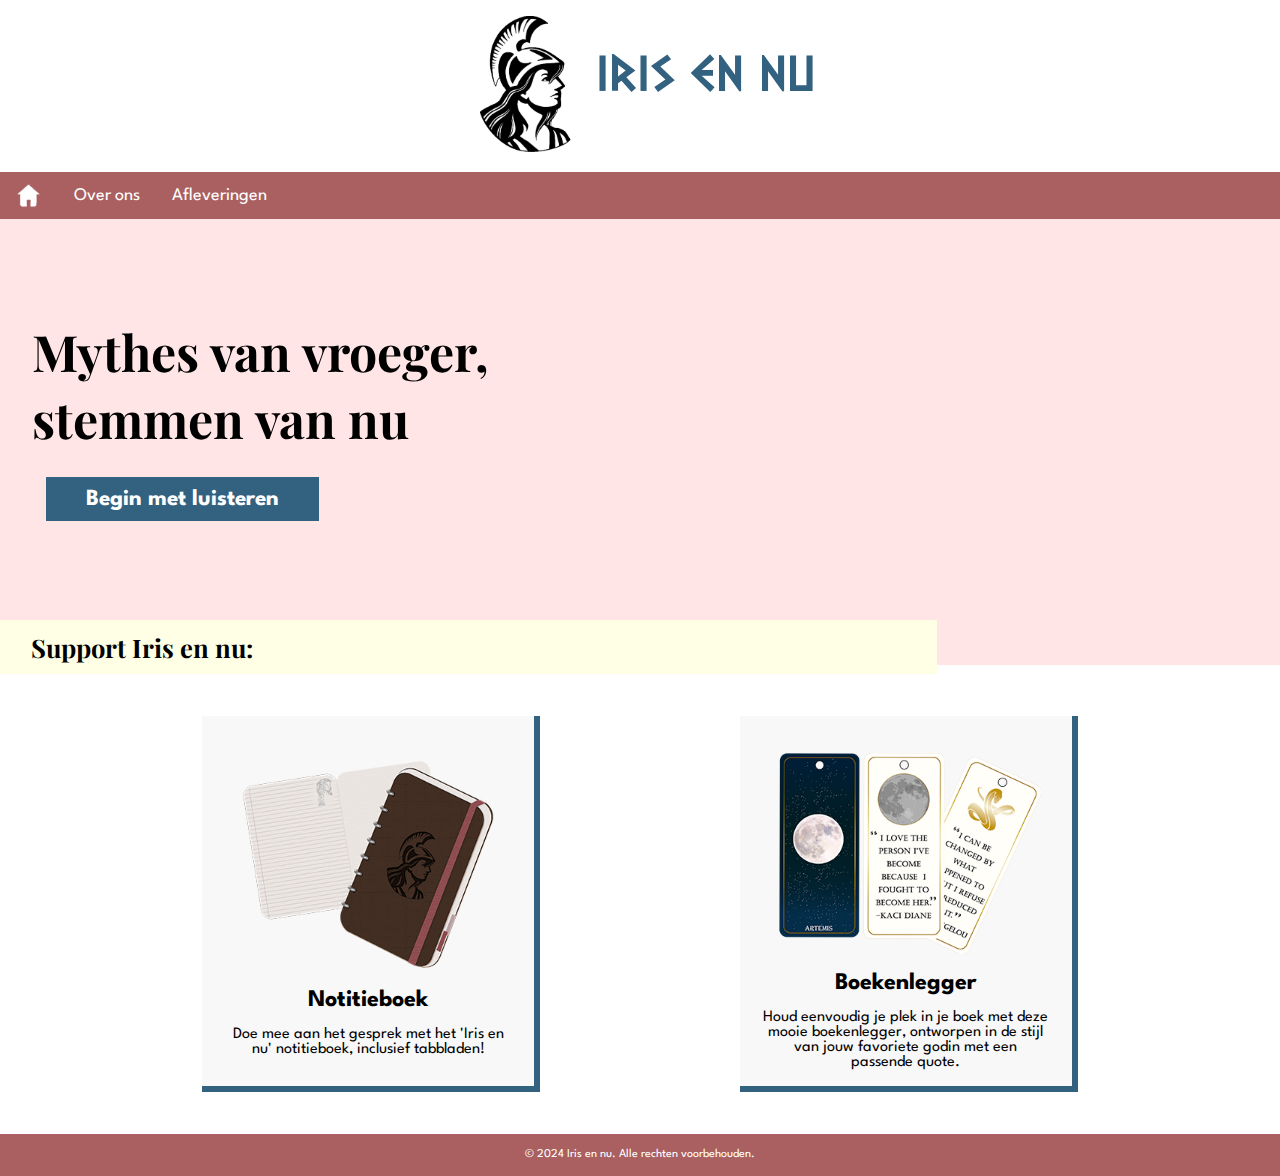
<file: index.html>
<!DOCTYPE html>
<html lang="nl">
<head>
    <meta charset="UTF-8">
    <meta name="viewport" content="width=device-width, initial-scale=1.0">
    <link rel="stylesheet" href="styles/style.css">
    <title>Home</title>
</head>
<body>
    <header>
        <a href="#main" class="skip">Skip naar hoofdcontent</a>
        <section class="logo">
            <div class="logo-image">
                <img src="images/logo.png" width="100" alt="Logo met een vrouwelijk figuur uit de Griekse Mythologie">
            </div>
            <div class="logo-text">
                <h1>iris en nu</h1>
            </div>
        </section>
        <nav>
            <ul>
                <li><a href="index.html"><img src="images/home-icon.png" alt="Huis icoon"></a></li>
                <li><a href="over-ons.html">Over ons</a></li>
                <li><a href="afleveringen.html">Afleveringen</a></li>
            </ul>
        </nav>
    </header>
    <main id="main">
        <section class="home">
            <div class="home-content">
                <div class="home-titel">
                    <h1>Mythes van vroeger,<br>stemmen van nu</h1>
                </div>
                <div class="button">
                    <a href="afleveringen.html">Begin met luisteren</a>
                </div>
            </div>
            <div class="teaser-video">
                <iframe width="535" height="301" src="https://www.youtube.com/embed/1yeU7uONxOg" title="&#39;Iris en Nu&#39; Teaser" allow="accelerometer; autoplay; clipboard-write; encrypted-media; gyroscope; picture-in-picture; web-share" referrerpolicy="strict-origin-when-cross-origin" allowfullscreen></iframe>
            </div>
        </section>
        <div class="half-background"></div>
        <section class="titel">
            <h2>Support Iris en nu:</h2>
        </section>
        <div class="engagement">
            <section class="engagement-card">
                <div class="engagement-img">
                    <img src="images/engagement-product-1.png" width="300" alt="Productfoto van het notitieboek">
                </div>
                <div class="engagement-titel">
                    <h2>Notitieboek</h2>
                </div>
                <div class="engagement-info">
                    <p>Doe mee aan het gesprek met het 'Iris en<br>nu' notitieboek, inclusief tabbladen!</p>
                </div>
            </section>
            <section class="engagement-card">
                <img src="images/engagement-product-2.png" width="300" alt="Productfoto van de boekenlegger">
                <div class="engagement-titel">
                    <h2>Boekenlegger</h2>
                </div>
                <div class="engagement-info">
                    <p>Houd eenvoudig je plek in je boek met deze<br>mooie boekenlegger, ontworpen in de stijl<br>van jouw favoriete godin met een<br>passende quote.</p>
                </div>
            </section>
        </div>
    </main>
    <footer>
        <p>© 2024 Iris en nu. Alle rechten voorbehouden.</p>
    </footer>
</body>
</html>
</file>
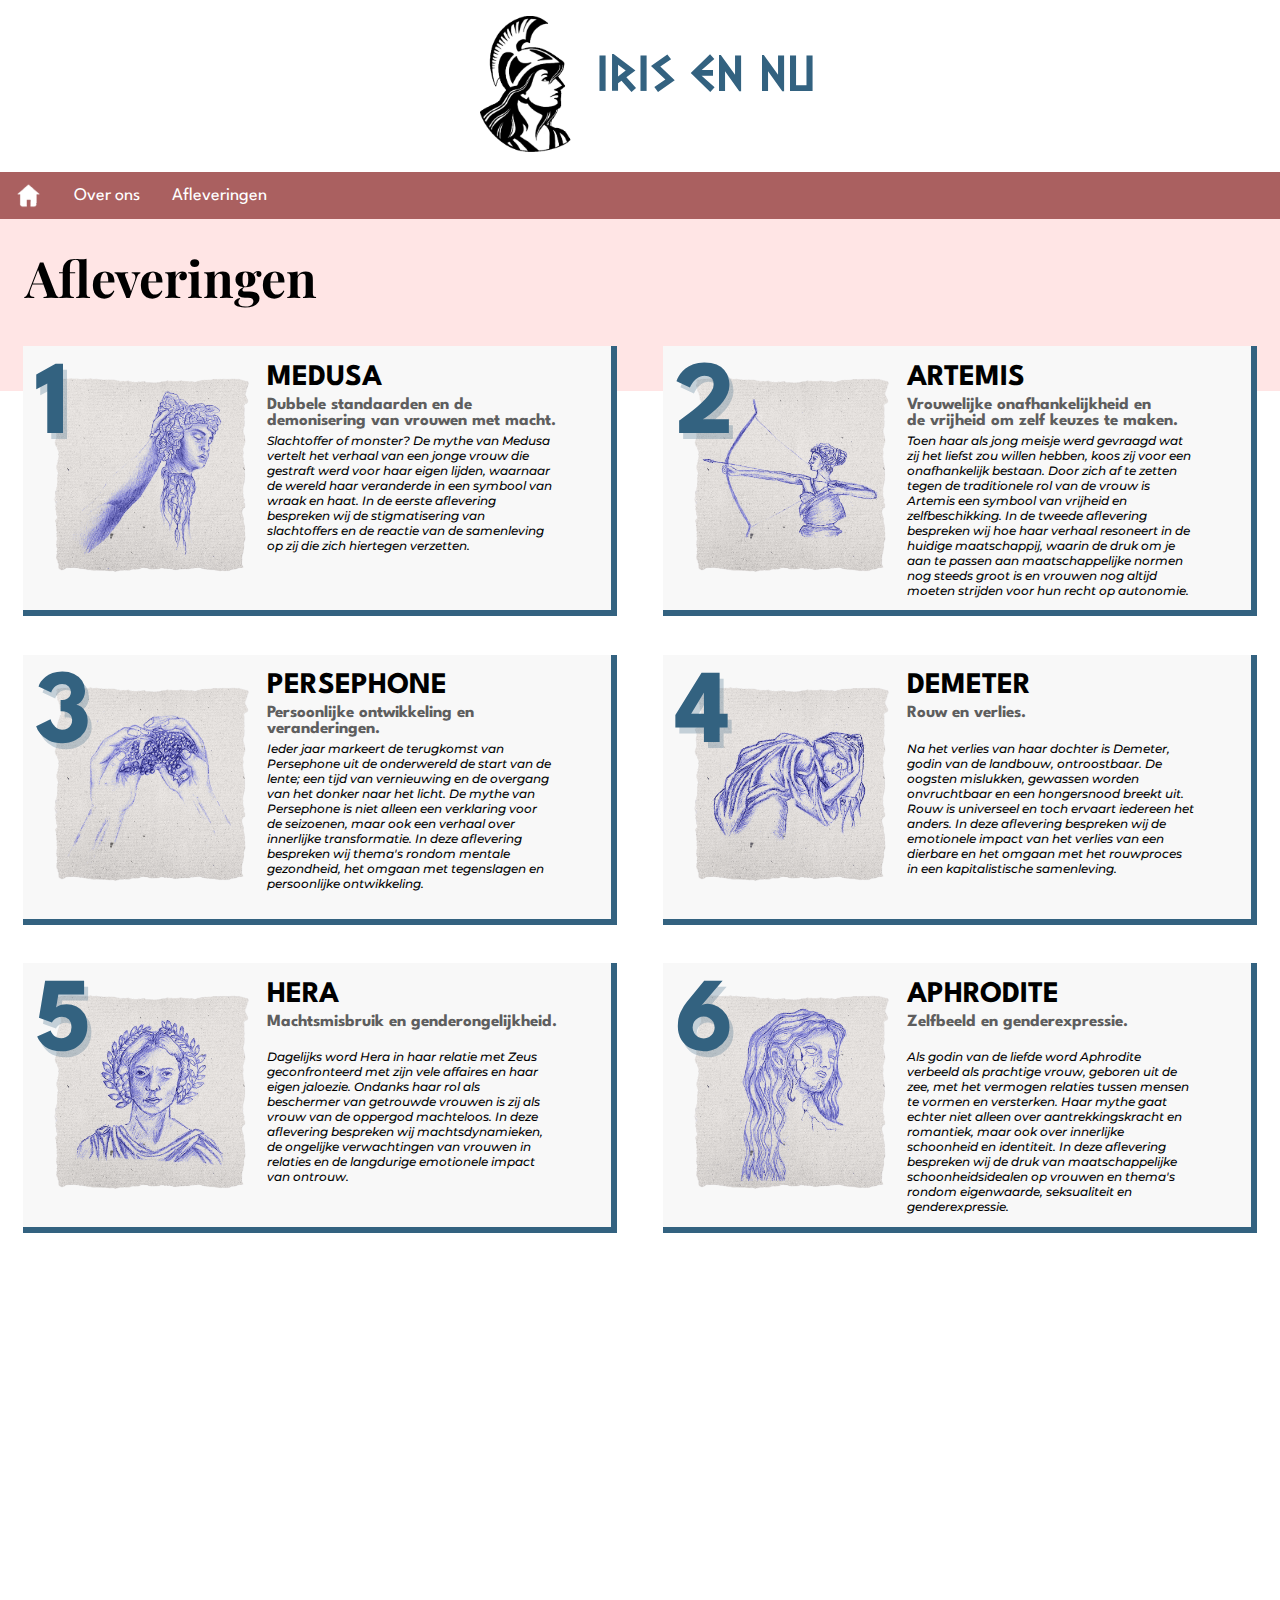
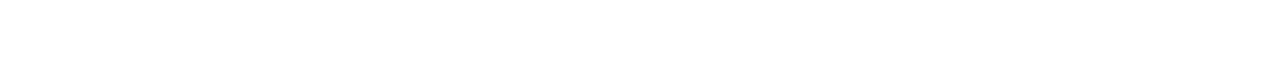
<file: afleveringen.html>
<!DOCTYPE html>
<html lang="nl">
<head>
    <meta charset="UTF-8">
    <meta name="viewport" content="width=device-width, initial-scale=1.0">
    <link rel="stylesheet" href="styles/style.css">
    <title>Afleveringen</title>
</head>
<body>
    <header>
        <a href="#main" class="skip">Skip naar hoofdcontent</a>
        <section class="logo">
            <div class="logo-image">
                <img src="images/logo.png" width="100" alt="Logo met een vrouwelijk figuur uit de Griekse Mythologie">
            </div>
            <div class="logo-text">
                <h1>iris en nu</h1>
            </div>
        </section>
        <nav>
            <ul>
                <li><a href="index.html"><img src="images/home-icon.png" alt="Huis icoon"></a></li>
                <li><a href="over-ons.html">Over ons</a></li>
                <li><a href="afleveringen.html">Afleveringen</a></li>
            </ul>
        </nav>
    </header>
    <main id="main">
        <section class="kop">
            <h1>Afleveringen</h1>
        </section>
        <div class="half-background-afleveringen"></div>
        <div class="afleveringen">
            <article class="aflevering-card">
                <img src="images/medusa.png" alt="Tekening van het afgehakte hoofd van Medusa">
                <div class="aflevering-nummer">
                    <h2>1</h2>
                </div>
                <div class="aflevering-content">
                    <div class="aflevering-titel">
                        <h2>Medusa</h2>
                    </div>
                    <h3>Dubbele standaarden en de<br>demonisering van vrouwen met macht.</h3>
                    <p>Slachtoffer of monster? De mythe van Medusa<br>vertelt het verhaal van een jonge vrouw die<br>gestraft werd voor haar eigen lijden, waarnaar<br>de wereld haar veranderde in een symbool van<br>wraak en haat. In de eerste aflevering<br>bespreken wij de stigmatisering van<br>slachtoffers en de reactie van de samenleving<br>op zij die zich hiertegen verzetten.</p>
                </div>
            </article>
            <article class="aflevering-card">
                <img src="images/artemis.png" alt="Tekening van Artemis">
                <div class="aflevering-nummer">
                    <h2>2</h2>
                </div>
                <div class="aflevering-content">
                    <div class="aflevering-titel">
                        <h2>Artemis</h2>
                    </div>
                    <h3>Vrouwelijke onafhankelijkheid en<br>de vrijheid om zelf keuzes te maken.</h3>
                    <p>Toen haar als jong meisje werd gevraagd wat<br>zij het liefst zou willen hebben, koos zij voor een<br>onafhankelijk bestaan. Door zich af te zetten<br>tegen de traditionele rol van de vrouw is<br>Artemis een symbool van vrijheid en<br>zelfbeschikking. In de tweede aflevering<br>bespreken wij hoe haar verhaal resoneert in de<br>huidige maatschappij, waarin de druk om je<br>aan te passen aan maatschappelijke normen<br>nog steeds groot is en vrouwen nog altijd<br>moeten strijden voor hun recht op autonomie.</p>
                </div>
            </article>
            <article class="aflevering-card">
                <img src="images/persephone.png" alt="Tekening van granaatappelpitten">
                <div class="aflevering-nummer">
                    <h2>3</h2>
                </div>
                <div class="aflevering-content">
                    <div class="aflevering-titel">
                        <h2>Persephone</h2>
                    </div>
                    <h3>Persoonlijke ontwikkeling en<br>veranderingen.</h3>
                    <p>Ieder jaar markeert de terugkomst van<br>Persephone uit de onderwereld de start van de<br>lente; een tijd van vernieuwing en de overgang<br>van het donker naar het licht. De mythe van<br>Persephone is niet alleen een verklaring voor<br>de seizoenen, maar ook een verhaal over<br>innerlijke transformatie. In deze aflevering<br>bespreken wij thema's rondom mentale<br>gezondheid, het omgaan met tegenslagen en<br>persoonlijke ontwikkeling.</p>
                </div>
            </article>
            <article class="aflevering-card">
                <img src="images/demeter.png" alt="Tekening van Demeter">
                <div class="aflevering-nummer">
                    <h2>4</h2>
                </div>
                <div class="aflevering-content">
                    <div class="aflevering-titel">
                        <h2>Demeter</h2>
                    </div>
                    <h3>Rouw en verlies.<br>&nbsp;</h3>
                    <p>Na het verlies van haar dochter is Demeter,<br>godin van de landbouw, ontroostbaar. De<br>oogsten mislukken, gewassen worden<br>onvruchtbaar en een hongersnood breekt uit.<br>Rouw is universeel en toch ervaart iedereen het<br>anders. In deze aflevering bespreken wij de<br>emotionele impact van het verlies van een<br>dierbare en het omgaan met het rouwproces<br>in een kapitalistische samenleving.<br>&nbsp;<br>&nbsp;</p>
                </div>
            </article>
            <article class="aflevering-card">
                <img src="images/hera.png" alt="Tekening van Hera">
                <div class="aflevering-nummer">
                    <h2>5</h2>
                </div>
                <div class="aflevering-content">
                    <div class="aflevering-titel">
                        <h2>Hera</h2>
                    </div>
                    <h3>Machtsmisbruik en genderongelijkheid.<br>&nbsp;</h3>
                    <p>Dagelijks word Hera in haar relatie met Zeus<br>geconfronteerd met zijn vele affaires en haar<br>eigen jaloezie. Ondanks haar rol als<br>beschermer van getrouwde vrouwen is zij als<br>vrouw van de oppergod machteloos. In deze<br>aflevering bespreken wij machtsdynamieken,<br>de ongelijke verwachtingen van vrouwen in<br>relaties en de langdurige emotionele impact<br>van ontrouw.</p>
                </div>
            </article>
            <article class="aflevering-card">
                <img src="images/aphrodite.png" alt="Tekening van Aphrodite">
                <div class="aflevering-nummer">
                    <h2>6</h2>
                </div>
                <div class="aflevering-content">
                    <div class="aflevering-titel">
                        <h2>Aphrodite</h2>
                    </div>
                    <h3>Zelfbeeld en genderexpressie.<br>&nbsp;</h3>
                    <p>Als godin van de liefde word Aphrodite<br>verbeeld als prachtige vrouw, geboren uit de<br>zee, met het vermogen relaties tussen mensen<br>te vormen en versterken. Haar mythe gaat<br>echter niet alleen over aantrekkingskracht en<br>romantiek, maar ook over innerlijke<br>schoonheid en identiteit. In deze aflevering<br>bespreken wij de druk van maatschappelijke<br>schoonheidsidealen op vrouwen en thema's<br>rondom eigenwaarde, seksualiteit en<br>genderexpressie.</p>
                </div>
            </article>
        </div>
    </main>
    <footer>
        <p>© 2024 Iris en nu. Alle rechten voorbehouden.</p>
    </footer>
</body>
</html>
</file>
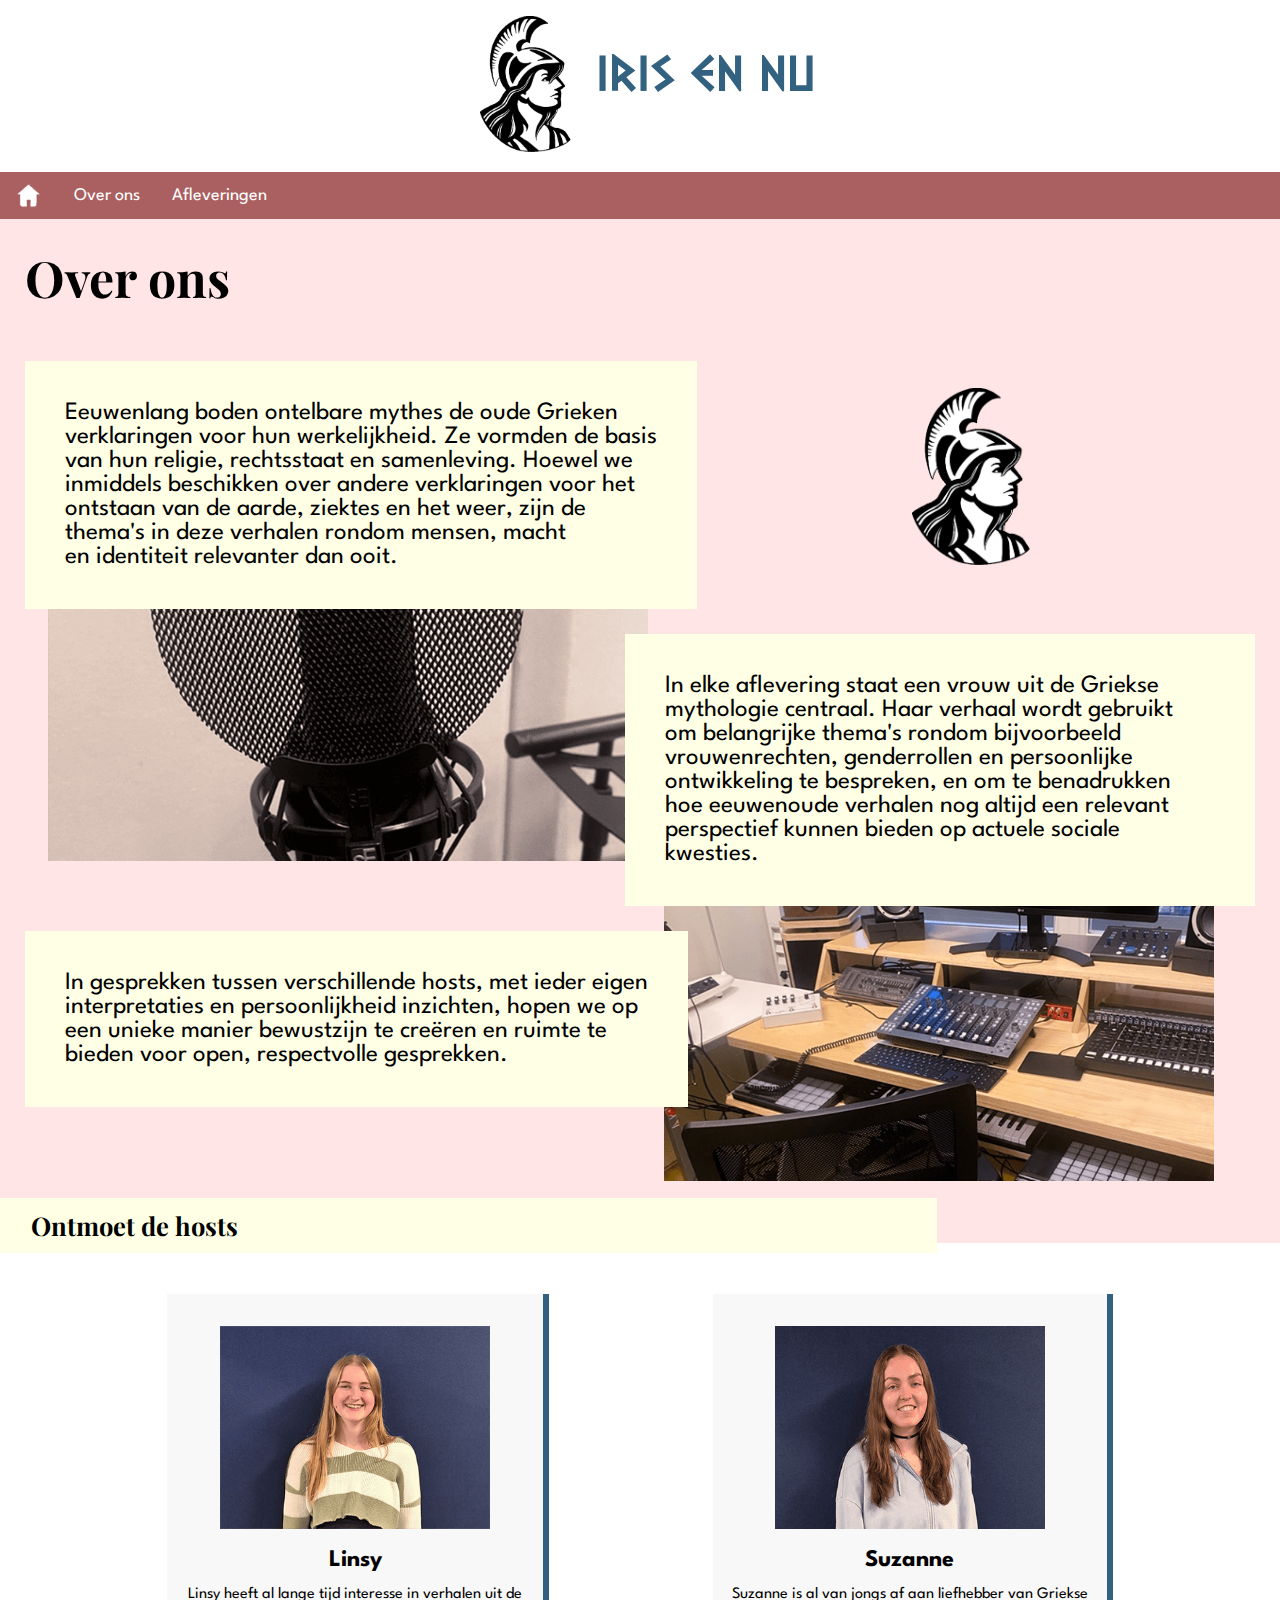
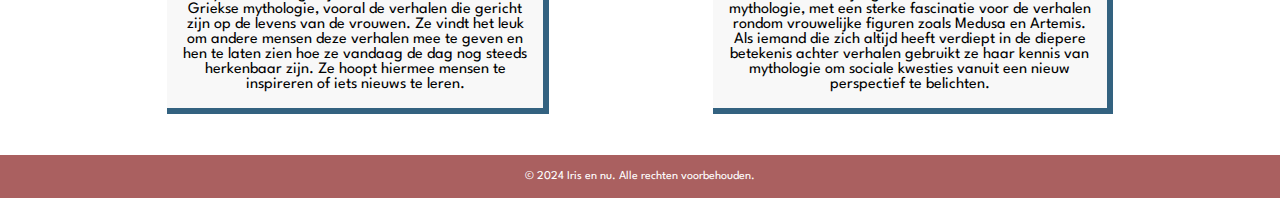
<file: over-ons.html>
<!DOCTYPE html>
<html lang="nl">
<head>
    <meta charset="UTF-8">
    <meta name="viewport" content="width=device-width, initial-scale=1.0">
    <link rel="stylesheet" href="styles/style.css">
    <title>Over ons</title>
</head>
<body>
    <header>
        <a href="#main" class="skip">Skip naar hoofdcontent</a>
        <section class="logo">
            <div class="logo-image">
                <img src="images/logo.png" width="100" alt="Logo met een vrouwelijk figuur uit de Griekse Mythologie">
            </div>
            <div class="logo-text">
                <h1>iris en nu</h1>
            </div>
        </section>
        <nav>
            <ul>
                <li><a href="index.html"><img src="images/home-icon.png" alt="Huis icoon"></a></li>
                <li><a href="over-ons.html">Over ons</a></li>
                <li><a href="afleveringen.html">Afleveringen</a></li>
            </ul>
        </nav>
    </header>
    <main id="main">
        <section class="over-ons-content">
            <div class="kop">
                <h1>Over ons</h1>
            </div>
            <div class="over-ons-logo">
                <img src="images/logo.png" width="130" alt="Logo">
            </div>
            <div class="over-ons-img">
                <img src="images/mic.png" width="600" alt="Foto van een microfoon">
            </div>
            <div class="over-ons-een">
                <p>Eeuwenlang boden ontelbare mythes de oude Grieken<br>verklaringen voor hun werkelijkheid. Ze vormden de basis<br>van hun religie, rechtsstaat en samenleving. Hoewel we<br>inmiddels beschikken over andere verklaringen voor het<br>ontstaan van de aarde, ziektes en het weer, zijn de<br>thema's in deze verhalen rondom mensen, macht<br>en identiteit relevanter dan ooit.</p>
            </div>
            <div class="over-ons-img-twee">
                <img src="images/studio.png" width="550" alt="Foto van een studio">
            </div>
            <div class="over-ons-twee">
                <p>In elke aflevering staat een vrouw uit de Griekse mythologie centraal. Haar verhaal wordt gebruikt<br>om belangrijke thema's rondom bijvoorbeeld<br>vrouwenrechten, genderrollen en persoonlijke<br>ontwikkeling te bespreken, en om te benadrukken<br>hoe eeuwenoude verhalen nog altijd een relevant<br>perspectief kunnen bieden op actuele sociale kwesties.</p>
            </div>
            <div class="over-ons-drie">
                <p>In gesprekken tussen verschillende hosts, met ieder eigen<br>interpretaties en persoonlijkheid inzichten, hopen we op<br>een unieke manier bewustzijn te creëren en ruimte te<br>bieden voor open, respectvolle gesprekken.</p>
            </div>
        </section>
        <div class="half-background"></div>
        <section class="titel">
            <h2>Ontmoet de hosts</h2>
        </section>
        <div class="engagement">
            <section class="engagement-card">
                <div class="over-img">
                    <img src="images/linsy.png" width="270" alt="Foto van Linsy">
                </div>
                <div class="engagement-titel">
                    <h2>Linsy</h2>
                </div>
                <div class="engagement-info">
                    <p>Linsy heeft al lange tijd interesse in verhalen uit de<br>Griekse mythologie, vooral de verhalen die gericht<br>zijn op de levens van de vrouwen. Ze vindt het leuk<br>om andere mensen deze verhalen mee te geven en<br>hen te laten zien hoe ze vandaag de dag nog steeds<br>herkenbaar zijn. Ze hoopt hiermee mensen te<br>inspireren of iets nieuws te leren.</p>
                </div>
            </section>
            <section class="engagement-card">
                <div class="over-img">
                    <img src="images/suzanne.png" width="270" alt="Foto van Suzanne">
                </div>
                <div class="engagement-titel">
                    <h2>Suzanne</h2>
                </div>
                <div class="engagement-info">
                    <p>Suzanne is al van jongs af aan liefhebber van Griekse<br>mythologie, met een sterke fascinatie voor de verhalen<br>rondom vrouwelijke figuren zoals Medusa en Artemis.<br>Als iemand die zich altijd heeft verdiept in de diepere<br>betekenis achter verhalen gebruikt ze haar kennis van<br>mythologie om sociale kwesties vanuit een nieuw<br>perspectief te belichten.</p>
                </div>
            </section>
        </div>
    </main>
    <footer>
        <p>© 2024 Iris en nu. Alle rechten voorbehouden.</p>
    </footer>
</body>
</html>
</file>
<file: styles/style.css>
@import url('https://fonts.googleapis.com/css2?family=League+Spartan:wght@100..900&family=Literata:ital,opsz,wght@0,7..72,200..900;1,7..72,200..900&family=Lora:ital,wght@0,400..700;1,400..700&family=Montserrat:ital,wght@0,100..900;1,100..900&family=Playfair+Display:ital,wght@0,400..900;1,400..900&display=swap');

@font-face {
    font-family: 'Dalek Pinpoint';
    src: url('DalekPinpointBold.woff') format('woff');
    font-weight: bold;
    font-style: normal;
    font-display: swap;
}

@keyframes zoom {
    0% {
      transform: scale(1);
    }
    50% {
      transform: scale(1.1);
    }
    100% {
      transform: scale(1);
    }
}

:root {
    --header: #AA6060;
    --background: #FFE5E5;
    --highlights: #336280;
    --kop: #FFFFE5;
}

* {
    margin: 0;
    padding: 0;
}

header, body {
    background: #FFFFFF;
}

.skip {
    position: absolute;
    left: -1em;
    top: -1em;
    width: 1px;
    height: 1px;
    overflow: hidden;
}

.skip:focus {
    position: static;
    background: var(--header);
    color: #FFFFFF;
    font-weight: bold;
    font-size: 20px;
}

body, .skip:focus {
    font-family: "League Spartan", sans-serif;
}

footer {
    background: var(--header);
    padding: 0.3em;
    color: #FFFFFF;
    font-size: 12px;
}

footer p {
    text-align: center;
    padding: 1em 0em;
}

.logo {
    display: flex;
    flex-wrap: nowrap;
    align-items: center;
}

.logo-image {
    margin-inline-start: 29em;
    padding: 1em;
}

.logo-text {
    font-size: 25px;
    padding-bottom: 1em;
    font-family: 'Dalek Pinpoint', sans-serif;
    color: var(--highlights);
}

ul {
    list-style: none;
    background: var(--header);
    display: flex;
    flex-flow: row wrap;
    justify-content: left;
}

li a {
    display: flex;
    flex-wrap: nowrap;
    flex-direction: row;
    align-items: center;
    justify-content: center;
    height: 47px;
    padding: 0em 0.9em;
    font-size: 18px;
    text-decoration: none;
    color: #FFFFFF;
    transition: background 250ms ease;
}

li img {
    width: 25px;
}

li a:hover {
    background: #683A3A;
}

li a:active {
    background: #422525;
}

li a:focus {
    background: #744141;
}

.home {
    background: #FFE5E5;
    display: flex;
    flex-wrap: nowrap;
    align-items: center;
    justify-content: space-between;
    padding: 2em;
}

.home-titel {
    padding-bottom: 1em;
    font-family: "Playfair Display", serif;
    font-size: 25px;
    font-weight: bold;
}

.button {
    background: #336280;
    font-weight: bold;
    font-size: 23px;
    padding: 0.5em;
    text-align: center;
    width: 250px;
    margin-left: 0.6em;
    transition: background 250ms ease;
}

.button a {
    text-decoration: none;
    color: #FFFFFF;
}

.button:hover {
    background: #1A3344;
    animation: zoom 1.6s ease-in-out infinite alternate;
}

.button:active {
    background: #12232e;
    animation-play-state: paused;
}

.button:focus {
    background: #162c3a;
}

iframe {
    border: none;
    margin: auto;
    width: 535px;
    padding: 1em 0em;
    border: none;
}

.half-background {
    background: var(--background);
    width: 100%;
    height: 5%;
    position: absolute;
}

.titel {
    background: var(--kop);
    font-weight: bold;
    font-size: 17px;
    width: 70%;
    padding: 0.6em 0.6em 0.6em 1.8em;
    text-align: left;
    font-family: "Playfair Display", serif;
    position: relative;
}

.engagement {
    background: #FFFFFF;
    display: flex;
    flex-wrap: wrap;
    justify-content: space-evenly;
    padding: 1em;
}

.engagement-card {
    position: relative;
    background: #F8F8F8;
    border-right: 6px solid var(--highlights);
    border-bottom: 6px solid var(--highlights);
    margin: 1.6em 0.8em;
    padding: 1em;
    display: flex;
    justify-content: center;
    flex-direction: column;
    align-items: center;
}

.engagement-titel {
    text-align: center;
}

.engagement-info {
    padding-top: 1em;
    text-align: center;
}

.over-ons-content {
    background: var(--background);
    height: 61.2em;
}

.kop {
    background: var(--background);
    padding: 1em 0em 0em 1em;
    font-family: "Playfair Display", serif;
    font-size: 25px;
    font-weight: bold;
}

.over-ons-een, .over-ons-twee, .over-ons-drie {
    background: var(--kop);
    width: fit-content;
    padding: 1.6em;
    font-size: 25px;
    position: relative;
    margin: 1em;
}

.over-ons-een {
    margin-top: 2em;
}

.over-ons-twee {
    margin-top: 1em;
    margin-left: 25em;
}

.over-ons-drie {
    margin-top: 1em;
}

.over-ons-logo {
    position: absolute;
    margin-top: 4.8em;
    margin-left: 57em;
}

.over-ons-img {
    position: absolute;
    margin-top: 8em;
    margin-left: 3em;
}

.over-ons-img-twee {
    position: absolute;
    margin-top: 10em;
    margin-left: 41.5em;
}

.over-img {
    padding: 1em 0em;
}

.afleveringen {
    background: var(--background);
    display: flex;
    flex-wrap: wrap;
    justify-content: space-around;
    padding: 1em 0em 2em 0em;
}

.aflevering-card {
    position: relative;
    background: #F8F8F8;
    border-right: 6px solid var(--highlights);
    border-bottom: 6px solid var(--highlights);
    margin: 1.2em 0.6em;
    display: flex;
    flex-wrap: wrap;
    flex-basis: 44%;
    padding: 1%;
}

.aflevering-content {
    margin-left: 1em;
    padding-top: 0.3em;
}

.aflevering-nummer {
    position: absolute;
    color: var(--highlights);
    font-size: 70px;
    text-shadow: 4px 6px #33628044
}

article img {
    width: 200px;
    height: 200px;
    margin-left: 1em;
    padding-top: 1em;
    position: relative;
}

.aflevering-titel {
    font-size: 20px;
    text-transform: uppercase;
}

article h3 {
    color: #5E5E5E;
    font-size: 17px;
    padding-top: 0.3em;
}

article p {
    font-family: "Montserrat", serif;
    font-style: italic;
    font-size: 12px;
    font-weight: 500;
    padding-top: 0.3em;
}

.half-background-afleveringen {
    position: absolute;
    background: #FFFFFF;
    width: 100%;
    height: 142.5%;
    margin-top: 5em;
}
</file>
